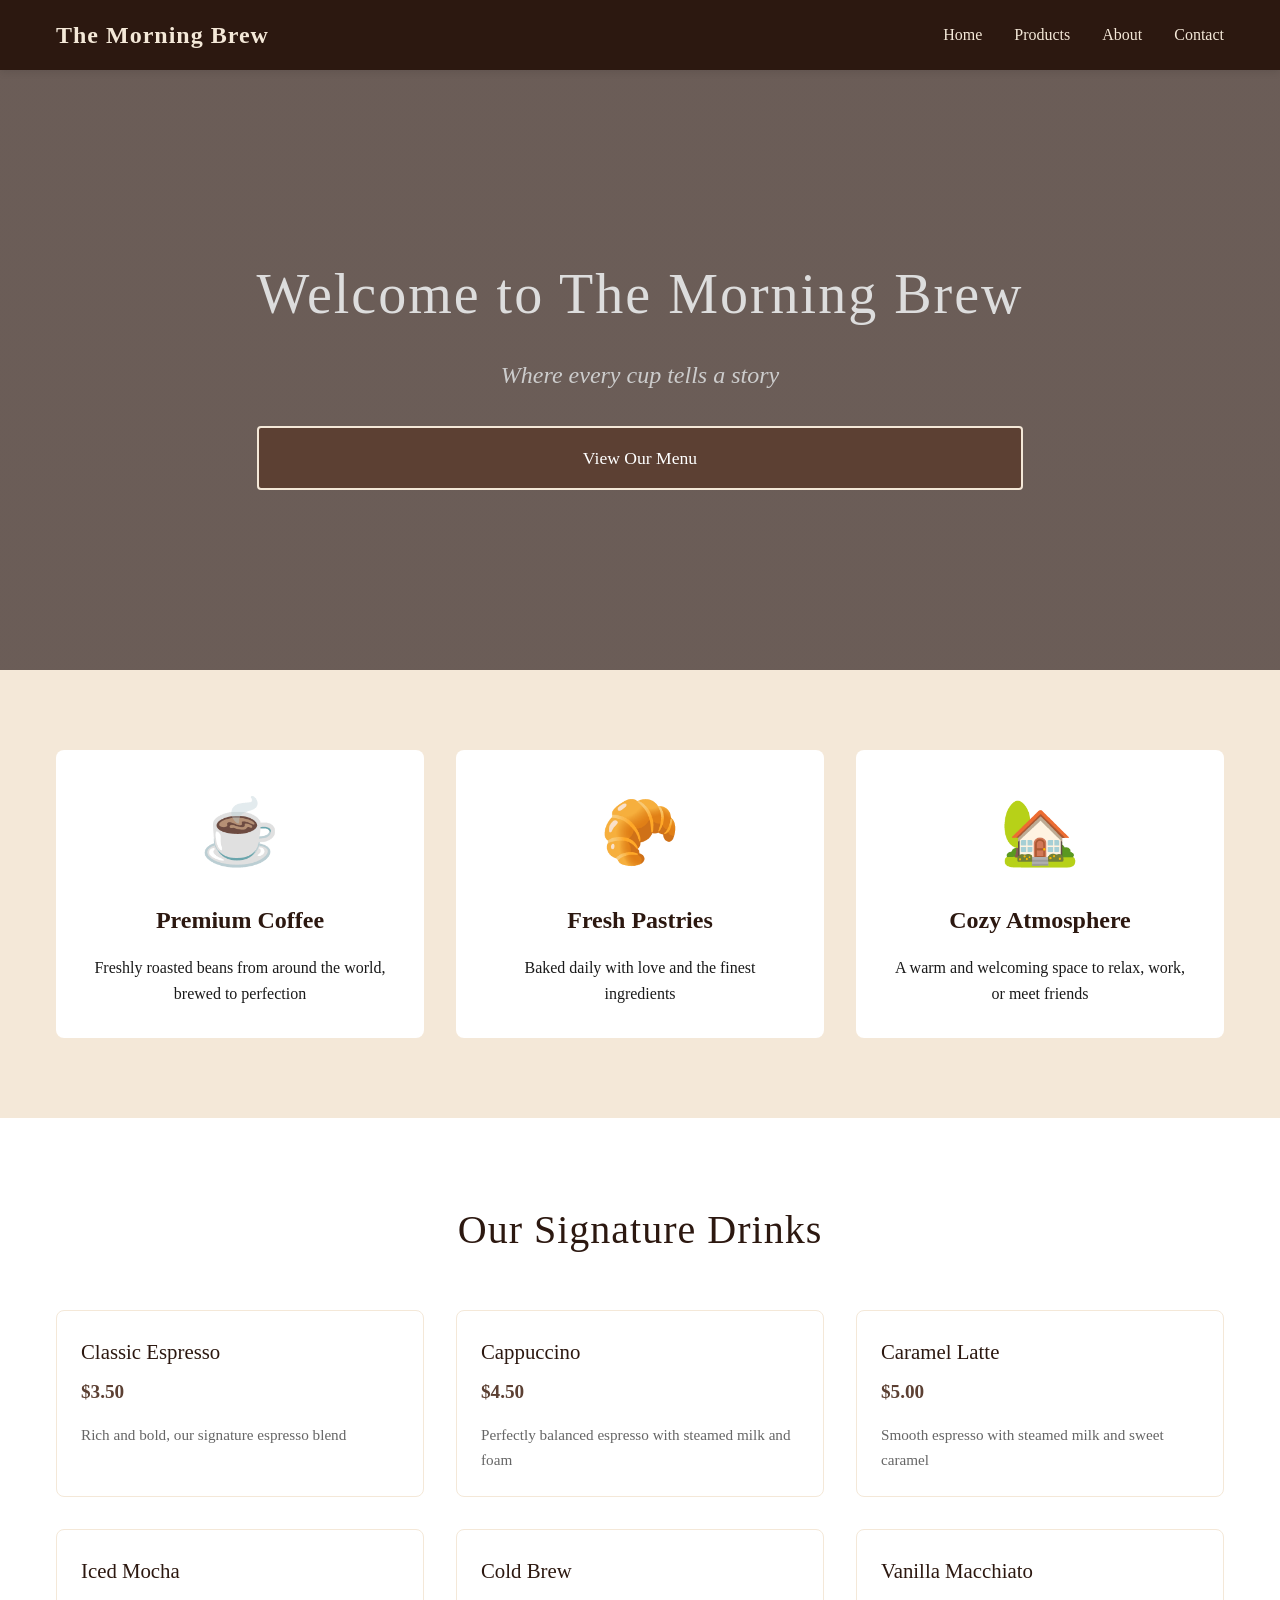
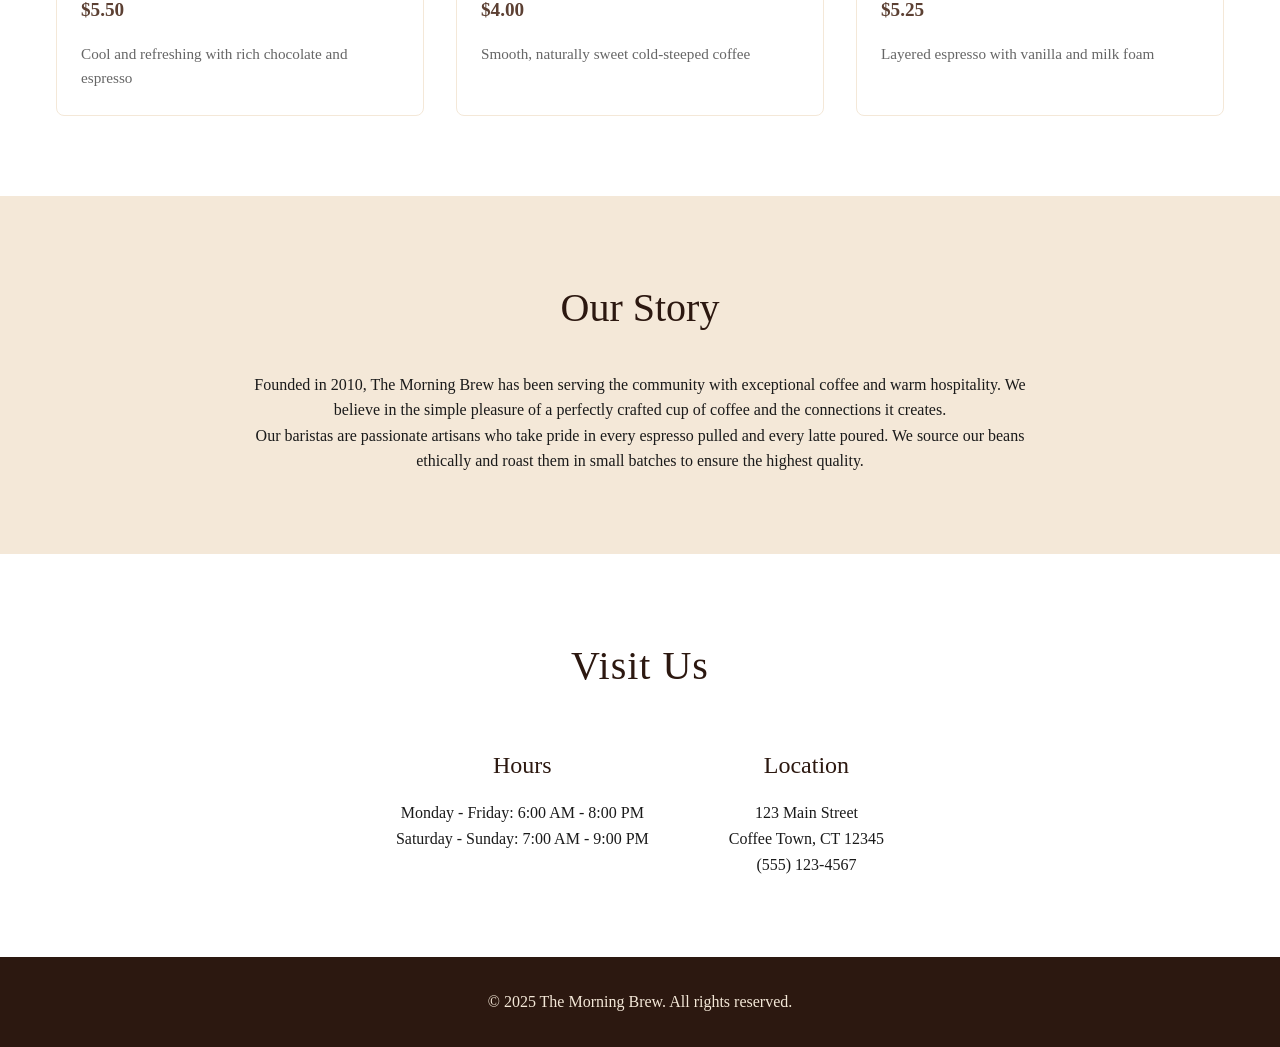
<file: coffee-shop/index.html>
<!DOCTYPE html>
<html>
  <head>
    <meta charset="UTF-8" />
    <meta name="viewport" content="width=device-width, initial-scale=1.0" />
    <title>The Morning Brew Coffee Shop</title>
    <link rel="stylesheet" href="./css/styles.css" />
  </head>
  <body>
    <div class="header">
      <div class="nav">
        <div class="nav-brand">The Morning Brew</div>
        <div class="nav-menu">
          <div>
            <span onclick="location.href='/'" style="cursor: pointer"
              >Home</span
            >
          </div>
          <div>
            <span
              onclick="location.href='/product.html'"
              style="cursor: pointer"
              >Products</span
            >
          </div>
          <div>
            <span onclick="location.href='#about'" style="cursor: pointer"
              >About</span
            >
          </div>
          <div>
            <span onclick="location.href='#contact'" style="cursor: pointer"
              >Contact</span
            >
          </div>
        </div>
      </div>
    </div>

    <div class="hero">
      <div class="hero-content">
        <div class="hero-title">Welcome to The Morning Brew</div>
        <div class="hero-subtitle">Where every cup tells a story</div>
        <div class="hero-btn" id="menuBtn" onclick="scrollToMenu()">
          View Our Menu
        </div>
      </div>
    </div>

    <div class="features">
      <div class="container">
        <div class="feature-grid">
          <div class="feature-card">
            <div class="feature-icon">☕</div>
            <div
              style="
                font-size: 1.5rem;
                margin-bottom: 16px;
                color: #2c1810;
                font-weight: bold;
              "
            >
              Premium Coffee
            </div>
            <div>
              Freshly roasted beans from around the world, brewed to perfection
            </div>
          </div>
          <div class="feature-card">
            <div class="feature-icon">🥐</div>
            <div
              style="
                font-size: 1.5rem;
                margin-bottom: 16px;
                color: #2c1810;
                font-weight: bold;
              "
            >
              Fresh Pastries
            </div>
            <div>Baked daily with love and the finest ingredients</div>
          </div>
          <div class="feature-card">
            <div class="feature-icon">🏡</div>
            <div
              style="
                font-size: 1.5rem;
                margin-bottom: 16px;
                color: #2c1810;
                font-weight: bold;
              "
            >
              Cozy Atmosphere
            </div>
            <div>
              A warm and welcoming space to relax, work, or meet friends
            </div>
          </div>
        </div>
      </div>
    </div>

    <div class="menu-preview" id="menu">
      <div class="container">
        <div class="section-title">Our Signature Drinks</div>
        <div class="menu-grid" id="menuGrid"></div>
      </div>
    </div>

    <div class="about" id="about">
      <div class="container">
        <div class="about-content">
          <div style="font-size: 2.5rem; margin-bottom: 32px; color: #2c1810">
            Our Story
          </div>
          <div>
            Founded in 2010, The Morning Brew has been serving the community
            with exceptional coffee and warm hospitality. We believe in the
            simple pleasure of a perfectly crafted cup of coffee and the
            connections it creates.
          </div>
          <div>
            Our baristas are passionate artisans who take pride in every
            espresso pulled and every latte poured. We source our beans
            ethically and roast them in small batches to ensure the highest
            quality.
          </div>
        </div>
      </div>
    </div>

    <div class="hours" id="contact">
      <div class="container">
        <div class="section-title">Visit Us</div>
        <div class="hours-content">
          <div class="hours-info">
            <div style="font-size: 1.5rem; margin-bottom: 16px; color: #2c1810">
              Hours
            </div>
            <div>Monday - Friday: 6:00 AM - 8:00 PM</div>
            <div>Saturday - Sunday: 7:00 AM - 9:00 PM</div>
          </div>
          <div class="hours-info">
            <div style="font-size: 1.5rem; margin-bottom: 16px; color: #2c1810">
              Location
            </div>
            <div>123 Main Street</div>
            <div>Coffee Town, CT 12345</div>
            <div>(555) 123-4567</div>
          </div>
        </div>
      </div>
    </div>

    <div class="footer">
      <div class="container">
        <div>&copy; 2025 The Morning Brew. All rights reserved.</div>
      </div>
    </div>

    <script type="module" src="./js/index.js"></script>
  </body>
</html>
</file>
<file: coffee-shop/css/styles.css>
* {
  margin: 0;
  padding: 0;
  box-sizing: border-box;
}

:root {
  --coffee-dark: #2c1810;
  --coffee-brown: #5c4033;
  --coffee-light: #8b6f47;
  --cream: #f4e8d8;
  --white: #ffffff;
  --text-dark: #1a1a1a;
  --text-light: #666666;
  --spacing-base: 8px;
}

body {
  font-family: "Georgia", "Times New Roman", serif;
  line-height: 1.6;
  color: var(--text-dark);
  background-color: var(--white);
}

.container {
  max-width: 1200px;
  margin: 0 auto;
  padding: 0 calc(var(--spacing-base) * 2);
}

.header {
  background-color: var(--coffee-dark);
  padding: calc(var(--spacing-base) * 2) 0;
  position: sticky;
  top: 0;
  z-index: 100;
  box-shadow: 0 2px 8px rgba(0, 0, 0, 0.1);
}

.nav {
  max-width: 1200px;
  margin: 0 auto;
  padding: 0 calc(var(--spacing-base) * 2);
  display: flex;
  justify-content: space-between;
  align-items: center;
}

.nav-brand {
  font-size: 1.5rem;
  font-weight: bold;
  color: var(--cream);
  letter-spacing: 1px;
}

.nav-menu {
  display: flex;
  list-style: none;
  gap: calc(var(--spacing-base) * 4);
}

.nav-menu span {
  color: var(--cream);
  text-decoration: none;
  font-size: 1rem;
  transition: color 0.3s ease;
}

.nav-menu span:hover {
  color: var(--coffee-light);
}

.hero {
  background: linear-gradient(rgba(44, 24, 16, 0.7), rgba(44, 24, 16, 0.7)),
    url("https://images.pexels.com/photos/302899/pexels-photo-302899.jpeg?auto=compress&cs=tinysrgb&w=1920")
      center/cover;
  height: 600px;
  display: flex;
  align-items: center;
  justify-content: center;
  text-align: center;
  color: #ddd;
}

.hero-content {
  animation: fadeInUp 1s ease-out;
}

.hero-title {
  font-size: 3.5rem;
  margin-bottom: calc(var(--spacing-base) * 2);
  font-weight: normal;
  letter-spacing: 2px;
}

.hero-subtitle {
  font-size: 1.5rem;
  margin-bottom: calc(var(--spacing-base) * 4);
  font-style: italic;
  color: #ccc;
}

.hero-btn {
  background-color: var(--coffee-brown);
  color: var(--white);
  border: 2px solid var(--cream);
  padding: calc(var(--spacing-base) * 2) calc(var(--spacing-base) * 4);
  font-size: 1.1rem;
  font-family: "Georgia", serif;
  cursor: pointer;
  transition: all 0.3s ease;
  border-radius: 4px;
}

.hero-btn:hover {
  background-color: var(--coffee-light);
  transform: translateY(-2px);
  box-shadow: 0 4px 12px rgba(0, 0, 0, 0.3);
}

.hero-btn:focus {
  outline: none;
}

.features {
  padding: calc(var(--spacing-base) * 10) 0;
  background-color: var(--cream);
}

.feature-grid {
  display: grid;
  grid-template-columns: repeat(auto-fit, minmax(300px, 1fr));
  gap: calc(var(--spacing-base) * 4);
}

.feature-card {
  text-align: center;
  padding: calc(var(--spacing-base) * 4);
  background-color: var(--white);
  border-radius: 8px;
  transition: transform 0.3s ease, box-shadow 0.3s ease;
}

.feature-card:hover {
  transform: translateY(-8px);
  box-shadow: 0 8px 24px rgba(0, 0, 0, 0.1);
}

.feature-card:focus {
  outline: none;
}

.feature-icon {
  font-size: 4rem;
  margin-bottom: calc(var(--spacing-base) * 2);
}

.menu-preview {
  padding: calc(var(--spacing-base) * 10) 0;
}

.section-title {
  text-align: center;
  font-size: 2.5rem;
  margin-bottom: calc(var(--spacing-base) * 6);
  color: var(--coffee-dark);
  font-weight: normal;
  letter-spacing: 1px;
}

.menu-grid {
  display: grid;
  grid-template-columns: repeat(auto-fit, minmax(280px, 1fr));
  gap: calc(var(--spacing-base) * 4);
}

.menu-item {
  background-color: var(--white);
  border: 1px solid var(--cream);
  border-radius: 8px;
  padding: calc(var(--spacing-base) * 3);
  transition: all 0.3s ease;
  cursor: pointer;
}

.menu-item:hover {
  border-color: var(--coffee-light);
  box-shadow: 0 4px 16px rgba(0, 0, 0, 0.1);
}

.menu-item:focus {
  outline: none;
}

.menu-item-price {
  font-size: 1.2rem;
  color: var(--coffee-brown);
  font-weight: bold;
  margin-bottom: calc(var(--spacing-base) * 2);
}

.about {
  padding: calc(var(--spacing-base) * 10) 0;
  background-color: var(--cream);
}

.about-content {
  max-width: 800px;
  margin: 0 auto;
  text-align: center;
}

.hours {
  padding: calc(var(--spacing-base) * 10) 0;
}

.hours-content {
  display: flex;
  justify-content: center;
  gap: calc(var(--spacing-base) * 10);
  flex-wrap: wrap;
  margin-top: calc(var(--spacing-base) * 4);
}

.hours-info {
  text-align: center;
}

.footer {
  background-color: var(--coffee-dark);
  color: var(--cream);
  text-align: center;
  padding: calc(var(--spacing-base) * 4) 0;
}

@keyframes fadeInUp {
  from {
    opacity: 0;
    transform: translateY(30px);
  }
  to {
    opacity: 1;
    transform: translateY(0);
  }
}

@media (max-width: 768px) {
  .nav-menu {
    gap: calc(var(--spacing-base) * 2);
  }

  .nav-menu span {
    font-size: 0.9rem;
  }

  .hero-title {
    font-size: 2.5rem;
  }

  .hero-subtitle {
    font-size: 1.2rem;
  }

  .feature-grid,
  .menu-grid {
    grid-template-columns: 1fr;
  }

  .hours-content {
    flex-direction: column;
    gap: calc(var(--spacing-base) * 4);
  }
}
</file>
